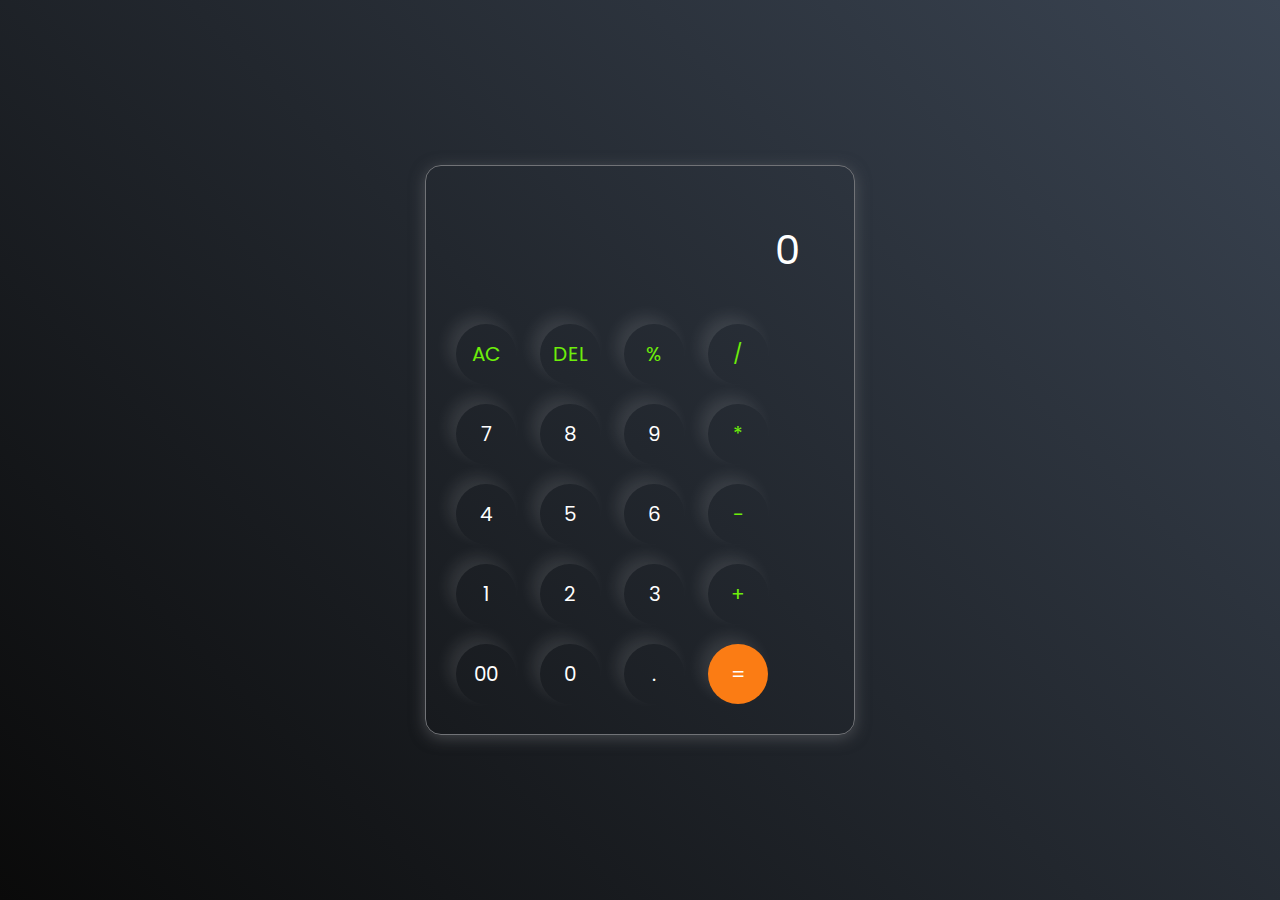
<file: Calculator/index.html>
<!DOCTYPE html>
<html lang="en">
<head>
    <meta charset="UTF-8"/>
    <meta http-equiv="X-UA-Compatible" content="IE=edge" />
    <meta name="viewport" content="width=device-width, initial-scale=1.0">
    <link rel="stylesheet" href="style.css" />
    <title>Calculate Me!</title>
    
    
</head>
<body>

    <div class="container">
        <div class="calculator">
    <input type="text"  id="inputBox" placeholder="0" />
        <div>

        
            <button class="button operator"> AC </button>
            <button class="button operator"> DEL </button>
            <button class="button operator"> %</button>
            <button class="button operator"> /</button>
            
            
      </div>
        <div>
            <button class="button"> 7 </button>
            <button class="button"> 8 </button>
            <button class="button"> 9 </button>
            <button class="button operator">*</button>
            
            
      </div>
      
      <div>
        <button class="button"> 4 </button>
        <button class="button"> 5 </button>
        <button class="button"> 6 </button>
        <button class="button operator"> - </button>
        
    </div>
    <div>
        <button class="button"> 1 </button>
        <button class="button"> 2 </button>
        <button class="button"> 3 </button>
        <button class="button operator"> + </button>
        

    </div>

    <div><!--1st row-->
        <button class="button">00 </button>
        <button class="button"> 0 </button>
        <button class="button"> . </button>
        <button class="button equalbtn"> = </button>
        </div>
        </div>
        </div>
    <script src="script.js"></script>
    
</body>
</html>
</file>
<file: Calculator/style.css>
@import url('https://fonts.googleapis.com/css2?family=Poppins:wght@500&display=swap');
*{
    margin: 0;
    padding: 0;
    box-sizing: border box;
    font-family:'poppins',sans-serif;
}


body{
    width: 100%;
    height: 100vh;
    display: flex;
    justify-content: center;
    align-items: center;
    background: linear-gradient(45deg,#0a0a0a,#3a4452);

}

.calculator{
    border: 1px solid #717377;
    padding: 20px;
    border-radius: 16px;
    background: transparent;
    box-shadow: 0px 3px 15px rgba(113,115,119,0.5);
}


input{
    width: 320px;
    border: none;
    padding: 24px;
    margin: 10px;
    background: transparent;
    box-shadow: 0px 3px 15px rgbs(84,84,84,0.1);
    font-size: 40px;
    text-align: right;
    cursor: pointer;
    color: #ffffff;

}


input::placeholder{
    color: #ffffff;

}

button{
    border: none;
    width: 60px;
    height: 60px;
    margin: 10px;
    border-radius: 50%;
    background: transparent;
    color:#ffffff ;
    font-size: 20px;
    box-shadow: -8px -8px 15px rgba(255,255,255,0.1);
    cursor: pointer;
}

.equalbtn{
    background-color: #fb7c14;
}

.operator{
    color: #6dee0a;
}
</file>
